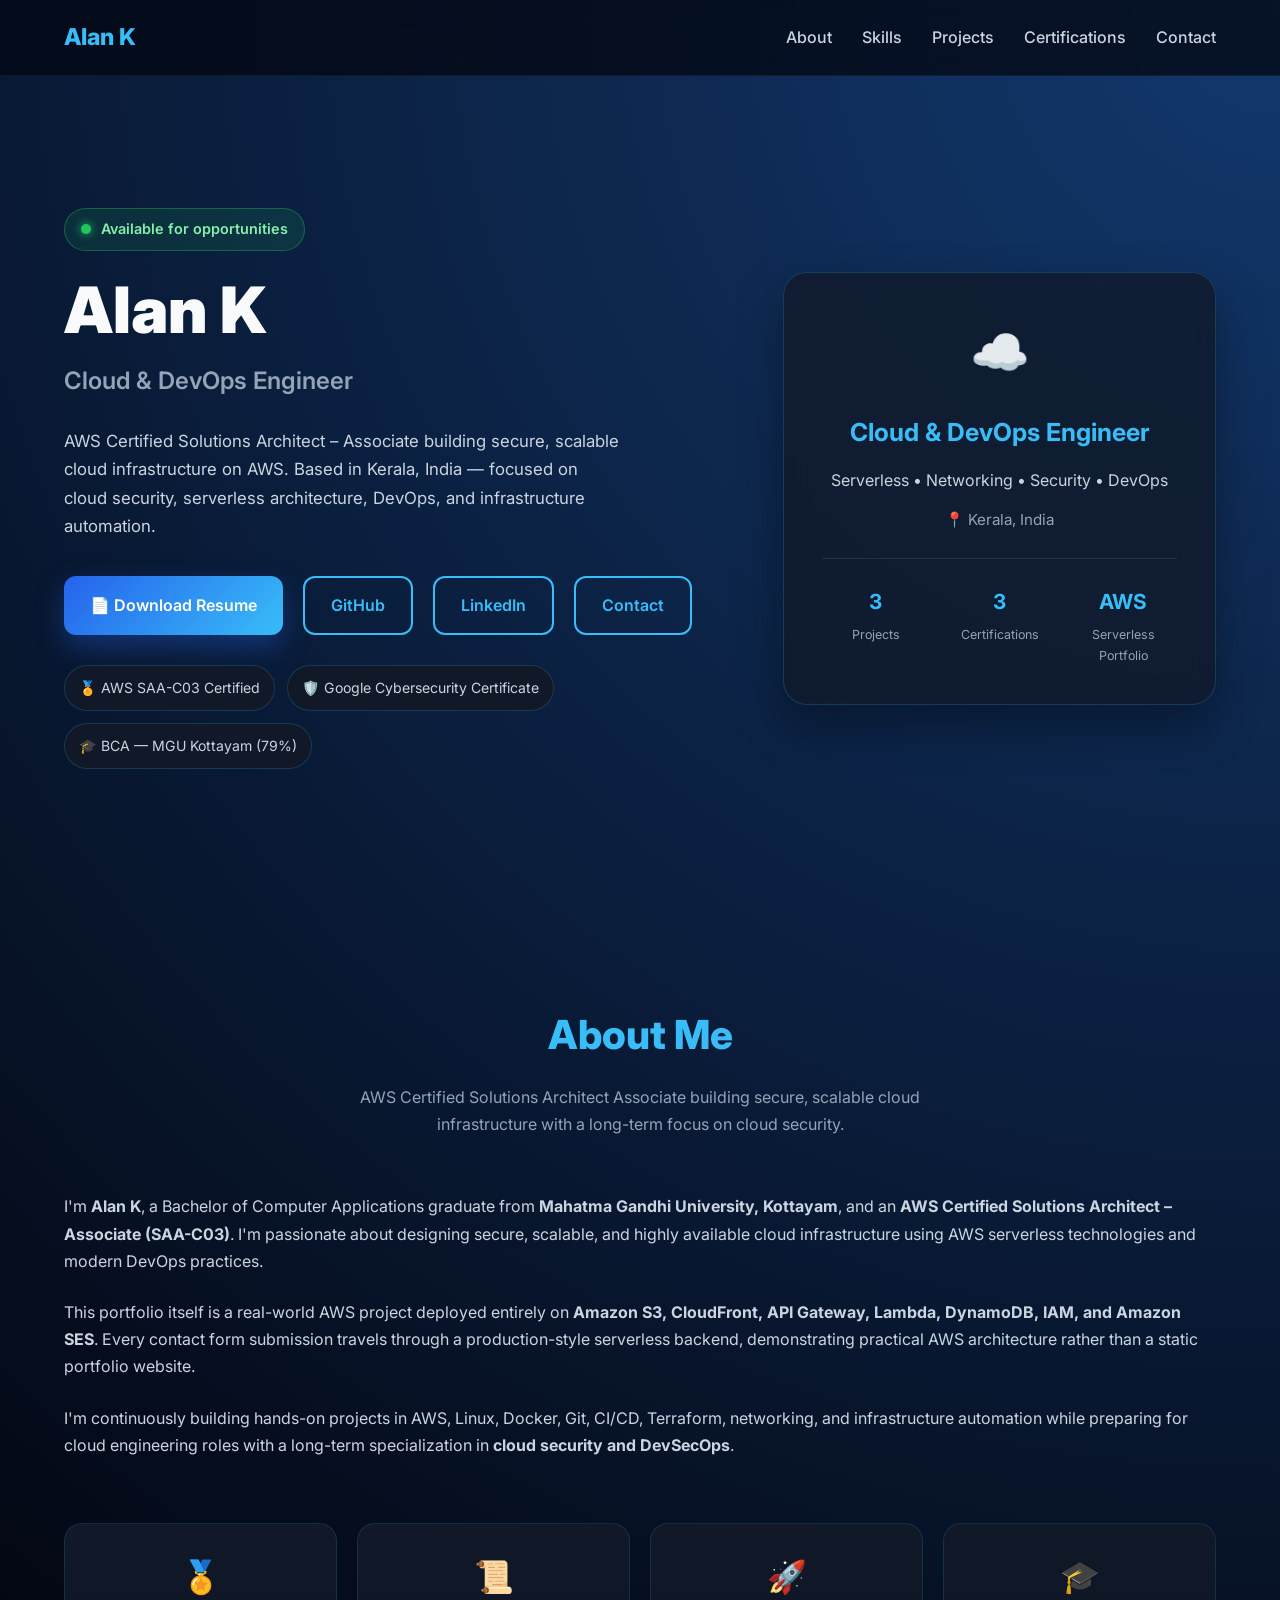
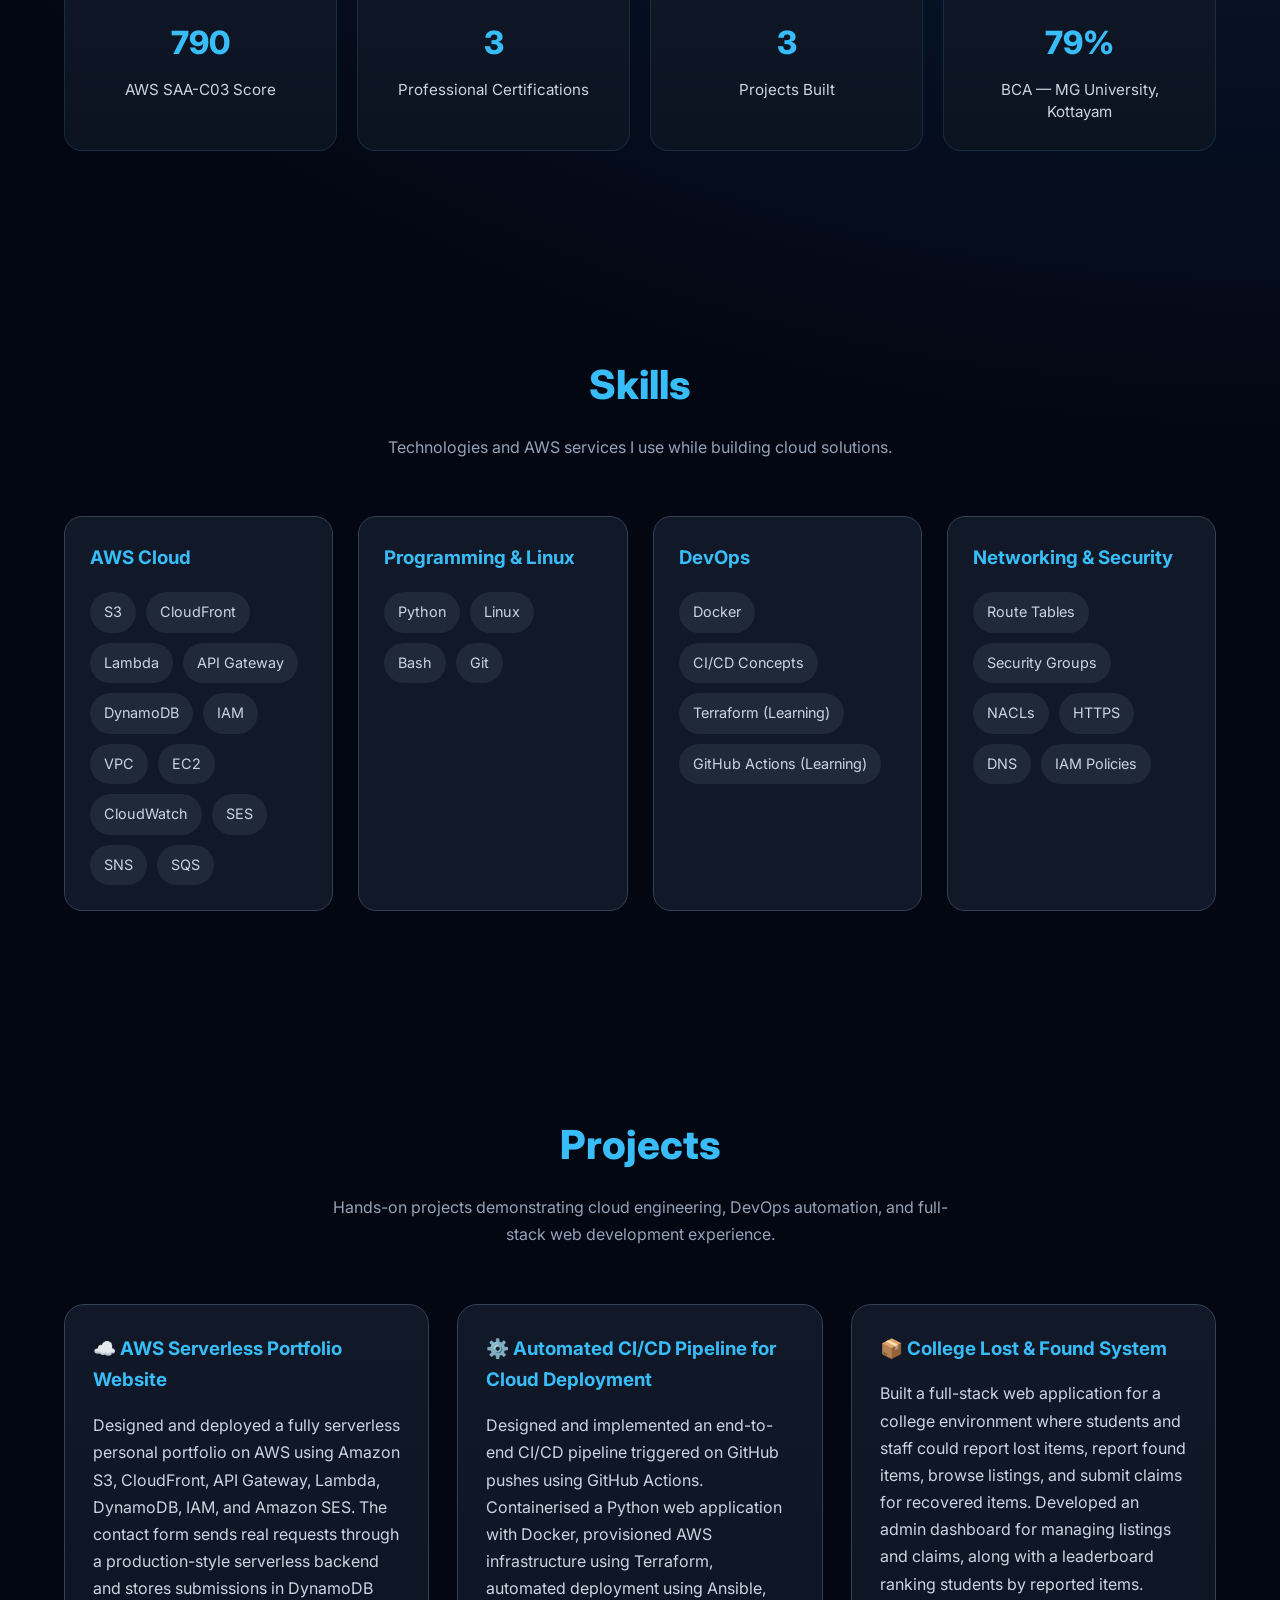
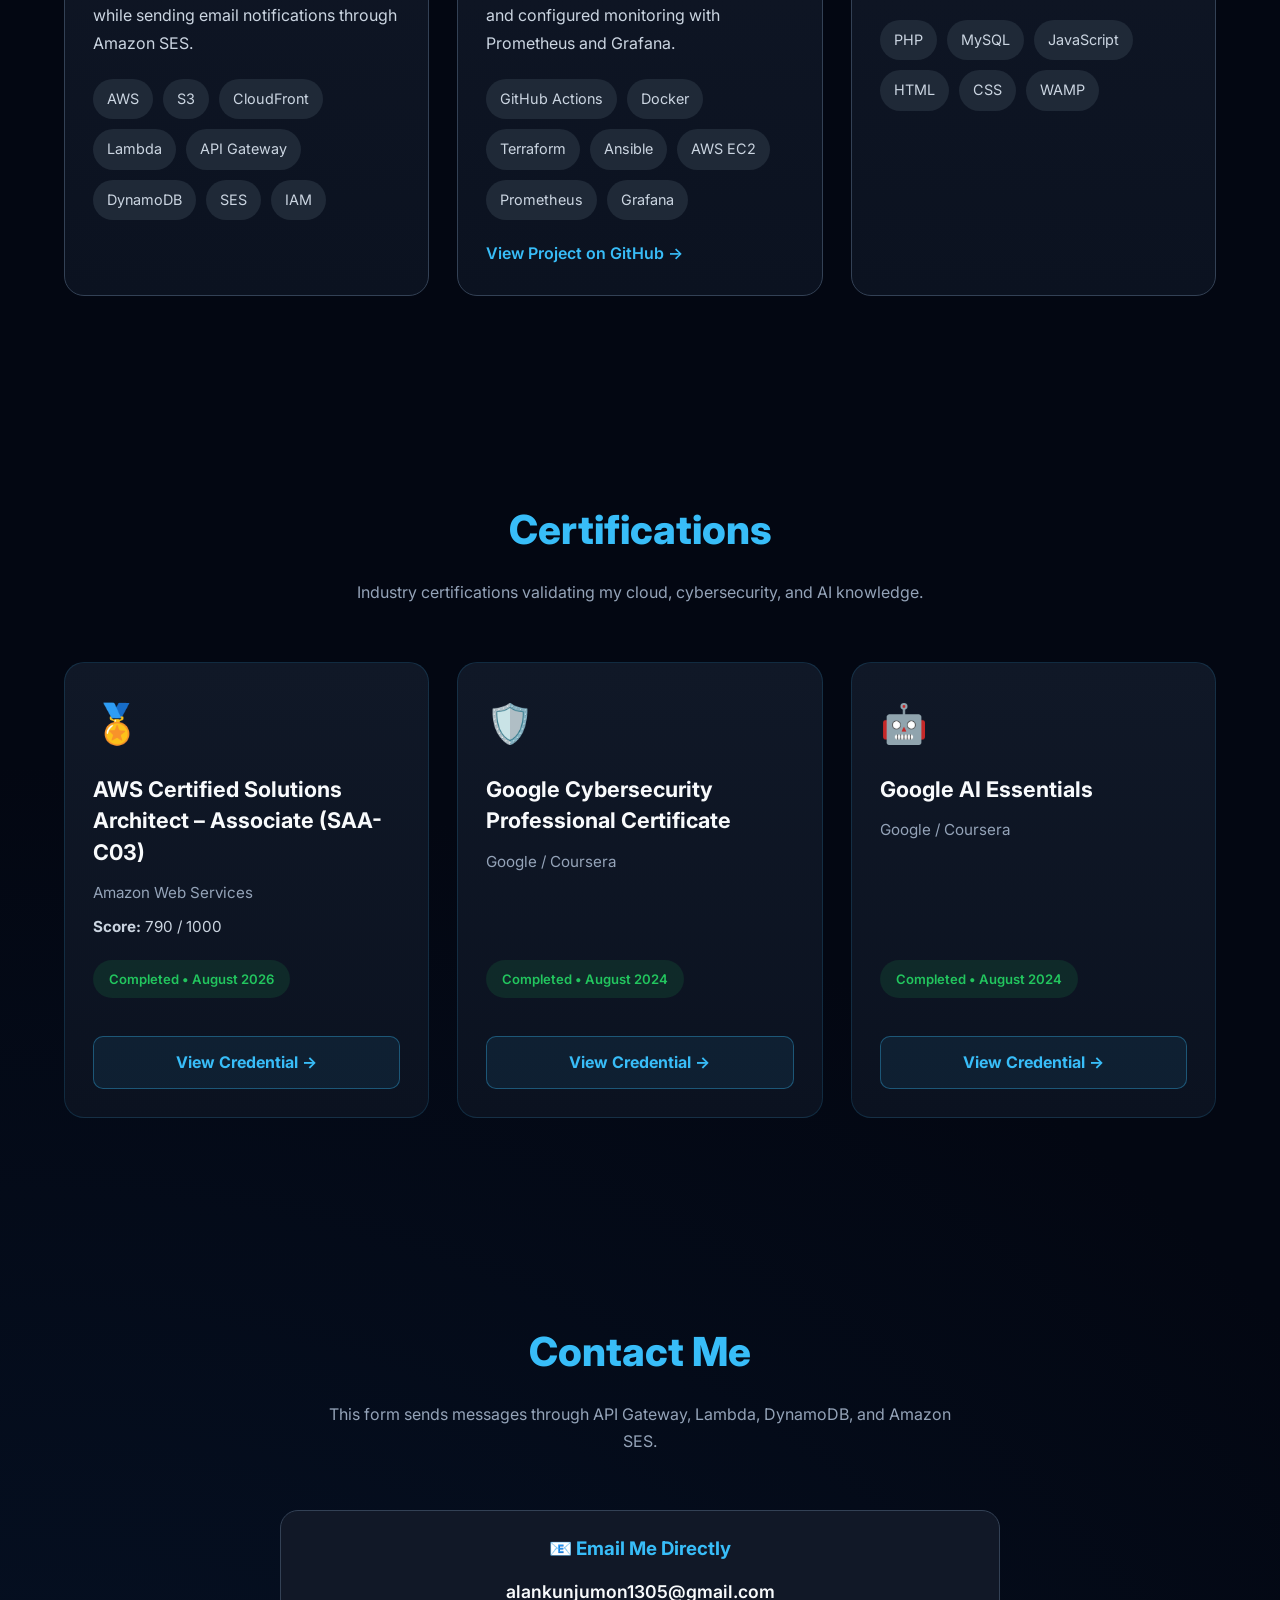
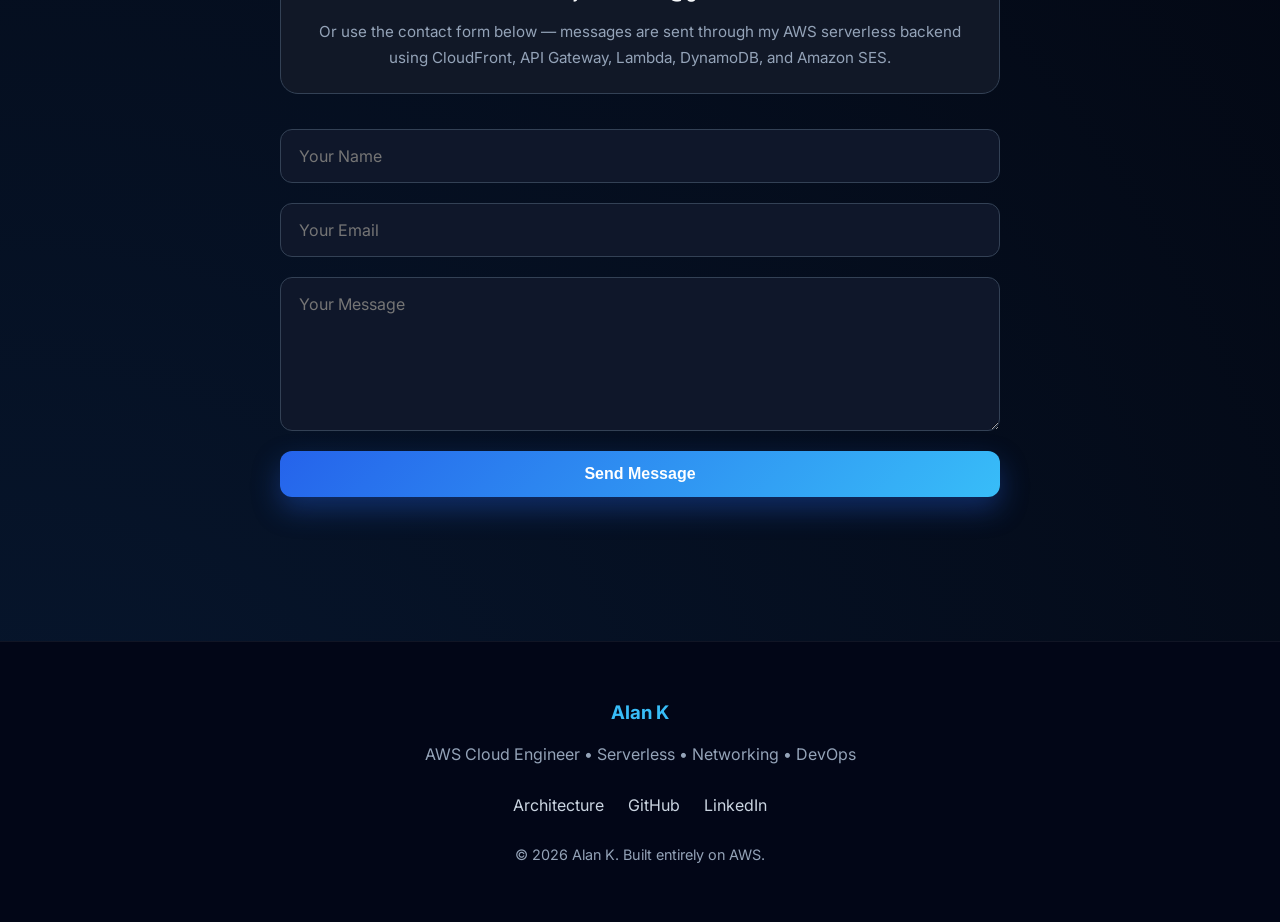
<file: aws-portfolio/index.html>
<!DOCTYPE html>
<html lang="en">
<head>
    <meta charset="UTF-8">
    <meta name="viewport" content="width=device-width, initial-scale=1.0">

    <title>Alan K | AWS Cloud Engineer</title>

    <meta name="description"
          content="AWS Cloud Engineer portfolio built entirely on AWS using S3, CloudFront, API Gateway, Lambda, DynamoDB and SES.">

    <!-- Google Font -->
    <link rel="preconnect" href="https://fonts.googleapis.com">
    <link rel="preconnect" href="https://fonts.gstatic.com" crossorigin>

    <link href="https://fonts.googleapis.com/css2?family=Inter:wght@300;400;500;600;700;800&display=swap"
          rel="stylesheet">

    <!-- Main Stylesheet -->
    <link rel="stylesheet" href="css/style.css">
</head>

<body>

<!-- ================= NAVBAR ================= -->

<header class="header">

    <nav class="navbar container">

        <a href="#hero" class="logo">
            Alan K
        </a>

        <ul class="nav-links">

            <li><a href="#about">About</a></li>

            <li><a href="#skills">Skills</a></li>

            <li><a href="#projects">Projects</a></li>

            <li><a href="#certifications">Certifications</a></li>

            <li><a href="#contact">Contact</a></li>

        </ul>

    </nav>

</header>

<!-- ================= HERO ================= -->

<!-- ================= HERO ================= -->

<section id="hero" class="hero">

    <div class="container hero-container">

        <!-- Left Side -->

        <div class="hero-text">

            <div class="hero-status">
                <span class="status-dot"></span>
                Available for opportunities
            </div>

            <h1>Alan K</h1>

            <h2>Cloud & DevOps Engineer</h2>

            <p class="hero-description">
                AWS Certified Solutions Architect – Associate building secure,
                scalable cloud infrastructure on AWS. Based in Kerala, India —
                focused on cloud security, serverless architecture, DevOps, and
                infrastructure automation.
            </p>

            <div class="hero-buttons">

                <!-- Resume (works after Part 4 upload) -->
                <a href="assets/Alan_K_Resume.pdf"
                   download
                   class="btn btn-primary">
                    📄 Download Resume
                </a>

                <!-- GitHub -->
                <a href="https://github.com/alankunjumon"
                   class="btn btn-outline"
                   id="githubBtn">
                    GitHub
                </a>

                <!-- LinkedIn -->
                <a href="https://www.linkedin.com/in/alan-kunjumon/"
                   class="btn btn-outline"
                   id="linkedinBtn">
                    LinkedIn
                </a>

                <!-- Contact -->
                <a href="#contact"
                   class="btn btn-outline">
                    Contact
                </a>

            </div>

            <div class="hero-badges">

                <span class="hero-badge">
                    🏅 AWS SAA-C03 Certified
                </span>

                <span class="hero-badge">
                    🛡️ Google Cybersecurity Certificate
                </span>

                <span class="hero-badge">
                    🎓 BCA — MGU Kottayam (79%)
                </span>

            </div>

        </div>

        <!-- Right Side -->

        <div class="hero-card">

            <div class="profile-card">

                <div class="profile-icon">☁️</div>

                <h3>Cloud & DevOps Engineer</h3>

                <p>Serverless • Networking • Security • DevOps</p>

                <span class="location">📍 Kerala, India</span>

                <hr class="profile-divider">

                <div class="profile-highlights">

                    <div>
                        <strong>3</strong>
                        <span>Projects</span>
                    </div>

                    <div>
                        <strong>3</strong>
                        <span>Certifications</span>
                    </div>

                    <div>
                        <strong>AWS</strong>
                        <span>Serverless Portfolio</span>
                    </div>

                </div>

            </div>

        </div>

    </div>

</section>

<!-- ================= ABOUT ================= -->

<!-- ================= ABOUT ================= -->

<!-- ================= ABOUT ================= -->

<section id="about" class="section">

    <div class="container">

        <div class="section-title">

            <h2>About Me</h2>

            <p>
                AWS Certified Solutions Architect Associate building secure, scalable cloud infrastructure with a long-term focus on cloud security.
            </p>

        </div>

        <div class="about-content">

            <!-- About Text -->

            <div class="about-text">

                <p>
                    I'm <strong>Alan K</strong>, a Bachelor of Computer Applications graduate from
                    <strong>Mahatma Gandhi University, Kottayam</strong>, and an
                    <strong>AWS Certified Solutions Architect – Associate (SAA-C03)</strong>.
                    I'm passionate about designing secure, scalable, and highly available cloud infrastructure
                    using AWS serverless technologies and modern DevOps practices.
                </p>

                <p>
                    This portfolio itself is a real-world AWS project deployed entirely on
                    <strong>Amazon S3, CloudFront, API Gateway, Lambda, DynamoDB, IAM, and Amazon SES</strong>.
                    Every contact form submission travels through a production-style serverless backend,
                    demonstrating practical AWS architecture rather than a static portfolio website.
                </p>

                <p>
                    I'm continuously building hands-on projects in AWS, Linux, Docker, Git, CI/CD,
                    Terraform, networking, and infrastructure automation while preparing for cloud
                    engineering roles with a long-term specialization in
                    <strong>cloud security and DevSecOps</strong>.
                </p>

            </div>

            <!-- Achievement Cards -->

            <div class="about-cards">

                <div class="stat-card">
                    <span class="stat-icon">🏅</span>
                    <h3>790</h3>
                    <p>AWS SAA-C03 Score</p>
                </div>

                <div class="stat-card">
                    <span class="stat-icon">📜</span>
                    <h3>3</h3>
                    <p>Professional Certifications</p>
                </div>

                <div class="stat-card">
                    <span class="stat-icon">🚀</span>
                    <h3>3</h3>
                    <p>Projects Built</p>
                </div>

                <div class="stat-card">
                    <span class="stat-icon">🎓</span>
                    <h3>79%</h3>
                    <p>BCA — MG University, Kottayam</p>
                </div>

            </div>

        </div>

    </div>

</section>

<!-- ================= SKILLS ================= -->

<section id="skills" class="section">

    <div class="container">

        <div class="section-title">

            <h2>Skills</h2>

            <p>
                Technologies and AWS services I use while building cloud solutions.
            </p>

        </div>

        <div class="skills-grid">

            <div class="skill-card">

                <h3>AWS Cloud</h3>

                <div class="tags">
                    <span>S3</span>
                    <span>CloudFront</span>
                    <span>Lambda</span>
                    <span>API Gateway</span>
                    <span>DynamoDB</span>
                    <span>IAM</span>
                    <span>VPC</span>
                    <span>EC2</span>
                    <span>CloudWatch</span>
                    <span>SES</span>
                    <span>SNS</span>
                    <span>SQS</span>
                </div>

            </div>

            <div class="skill-card">

                <h3>Programming & Linux</h3>

                <div class="tags">
                    <span>Python</span>
                    <span>Linux</span>
                    <span>Bash</span>
                    <span>Git</span>
                </div>

            </div>

            <div class="skill-card">

                <h3>DevOps</h3>

                <div class="tags">
                    <span>Docker</span>
                    <span>CI/CD Concepts</span>
                    <span>Terraform (Learning)</span>
                    <span>GitHub Actions (Learning)</span>
                </div>

            </div>

            <div class="skill-card">

                <h3>Networking & Security</h3>

                <div class="tags">
                    <span>Route Tables</span>
                    <span>Security Groups</span>
                    <span>NACLs</span>
                    <span>HTTPS</span>
                    <span>DNS</span>
                    <span>IAM Policies</span>
                </div>

            </div>

        </div>

    </div>

</section>

<!-- ================= PROJECTS ================= -->

<section id="projects" class="section">

    <div class="container">

        <div class="section-title">

            <h2>Projects</h2>

            <p>
                Hands-on projects demonstrating cloud engineering, DevOps automation, and full-stack web development experience.
            </p>

        </div>

        <div class="projects-grid">

            <!-- Project 1 -->

            <div class="project-card">

                <h3>☁️ AWS Serverless Portfolio Website</h3>

                <p>
                    Designed and deployed a fully serverless personal portfolio on AWS using Amazon S3, CloudFront, API Gateway, Lambda, DynamoDB, IAM, and Amazon SES. The contact form sends real requests through a production-style serverless backend and stores submissions in DynamoDB while sending email notifications through Amazon SES.
                </p>

                <div class="tags">
                    <span>AWS</span>
                    <span>S3</span>
                    <span>CloudFront</span>
                    <span>Lambda</span>
                    <span>API Gateway</span>
                    <span>DynamoDB</span>
                    <span>SES</span>
                    <span>IAM</span>
                </div>

            </div>

            <!-- Project 2 -->

            <div class="project-card">

                <h3>⚙️ Automated CI/CD Pipeline for Cloud Deployment</h3>

                <p>
                    Designed and implemented an end-to-end CI/CD pipeline triggered on GitHub pushes using GitHub Actions. Containerised a Python web application with Docker, provisioned AWS infrastructure using Terraform, automated deployment using Ansible, and configured monitoring with Prometheus and Grafana.
                </p>

                <div class="tags">
                    <span>GitHub Actions</span>
                    <span>Docker</span>
                    <span>Terraform</span>
                    <span>Ansible</span>
                    <span>AWS EC2</span>
                    <span>Prometheus</span>
                    <span>Grafana</span>
                </div>

                <a href="https://github.com/alankunjumon/py-deploy"
                   target="_blank"
                   class="project-link">
                    View Project on GitHub →
                </a>

            </div>

            <!-- Project 3 -->

            <div class="project-card">

                <h3>📦 College Lost & Found System</h3>

                <p>
                    Built a full-stack web application for a college environment where students and staff could report lost items, report found items, browse listings, and submit claims for recovered items. Developed an admin dashboard for managing listings and claims, along with a leaderboard ranking students by reported items.
                </p>

                <div class="tags">
                    <span>PHP</span>
                    <span>MySQL</span>
                    <span>JavaScript</span>
                    <span>HTML</span>
                    <span>CSS</span>
                    <span>WAMP</span>
                </div>

            </div>

        </div>

    </div>

</section>

<!-- ================= CERTIFICATIONS ================= -->

<!-- ================= CERTIFICATIONS ================= -->

<section id="certifications" class="section">

    <div class="container">

        <div class="section-title">

            <h2>Certifications</h2>

            <p>
                Industry certifications validating my cloud, cybersecurity, and AI knowledge.
            </p>

        </div>

        <div class="certifications-grid">

            <!-- AWS SAA -->

            <div class="cert-card">

                <div class="cert-icon">🏅</div>

                <h3>AWS Certified Solutions Architect – Associate (SAA-C03)</h3>

                <p class="cert-issuer">Amazon Web Services</p>

                <p class="cert-score">
    <strong>Score:</strong> 790 / 1000
</p>

                <span class="cert-status">Completed • August 2026</span>

<a href="https://www.credly.com/badges/77fdb130-2349-4d7c-83dc-2d1defbf5426/public_url"
   target="_blank"
   class="cert-button">
    View Credential →
</a>

            </div>

            <!-- Google Cybersecurity -->

            <div class="cert-card">

                <div class="cert-icon">🛡️</div>

                <h3>Google Cybersecurity Professional Certificate</h3>

                <p class="cert-issuer">Google / Coursera</p>

                <span class="cert-status">Completed • August 2024</span>

<a href="https://coursera.org/verify/professional-cert/TIONEO8VKS63"
   target="_blank"
   class="cert-button">
    View Credential →
</a>

            </div>

            <!-- Google AI Essentials -->

            <div class="cert-card">

                <div class="cert-icon">🤖</div>

                <h3>Google AI Essentials</h3>

                <p class="cert-issuer">Google / Coursera</p>

                <span class="cert-status">Completed • August 2024</span>

<a href="https://coursera.org/verify/OM10SKND22OX"
   target="_blank"
   class="cert-button">
    View Credential →
</a>

            </div>

        </div>

    </div>

</section>

<!-- ================= CONTACT ================= -->

<section id="contact" class="section">

    <div class="container">

        <div class="section-title">

            <h2>Contact Me</h2>

            <p>
                This form sends messages through API Gateway, Lambda, DynamoDB, and Amazon SES.
            </p>

        </div>
<!-- Direct Email -->

<div class="contact-email-card">

    <h3>📧 Email Me Directly</h3>

    <a href="mailto:alankunjumon1305@gmail.com">
        alankunjumon1305@gmail.com
    </a>

    <p>
        Or use the contact form below — messages are sent through my AWS serverless backend using
        CloudFront, API Gateway, Lambda, DynamoDB, and Amazon SES.
    </p>

</div>

<!-- AWS Contact Form -->

<form id="contactForm" class="contact-form">
        <form id="contactForm" class="contact-form">

            <input
                type="text"
                id="name"
                placeholder="Your Name"
                required>

            <input
                type="email"
                id="email"
                placeholder="Your Email"
                required>

            <textarea
                id="message"
                rows="6"
                placeholder="Your Message"
                required></textarea>

            <button type="submit" class="btn btn-primary" id="submitBtn">
                Send Message
            </button>

            <p id="formStatus"></p>

        </form>

    </div>

</section>

<!-- ================= FOOTER ================= -->

<footer class="footer">

    <div class="container footer-content">

        <h3>Alan K</h3>

        <p>AWS Cloud Engineer • Serverless • Networking • DevOps</p>

        <div class="footer-links">
    <a href="architecture.html">Architecture</a>

    <a href="https://github.com/alankunjumon"
       target="_blank"
       rel="noopener noreferrer">
        GitHub
    </a>

    <a href="https://www.linkedin.com/in/alan-kunjumon/"
       target="_blank"
       rel="noopener noreferrer">
        LinkedIn
    </a>
</div>

        <p class="copyright">
            © 2026 Alan K. Built entirely on AWS.
        </p>

    </div>

</footer>

<!-- ================= JAVASCRIPT ================= -->

<script src="js/app.js"></script>

</body>
</html>
</file>
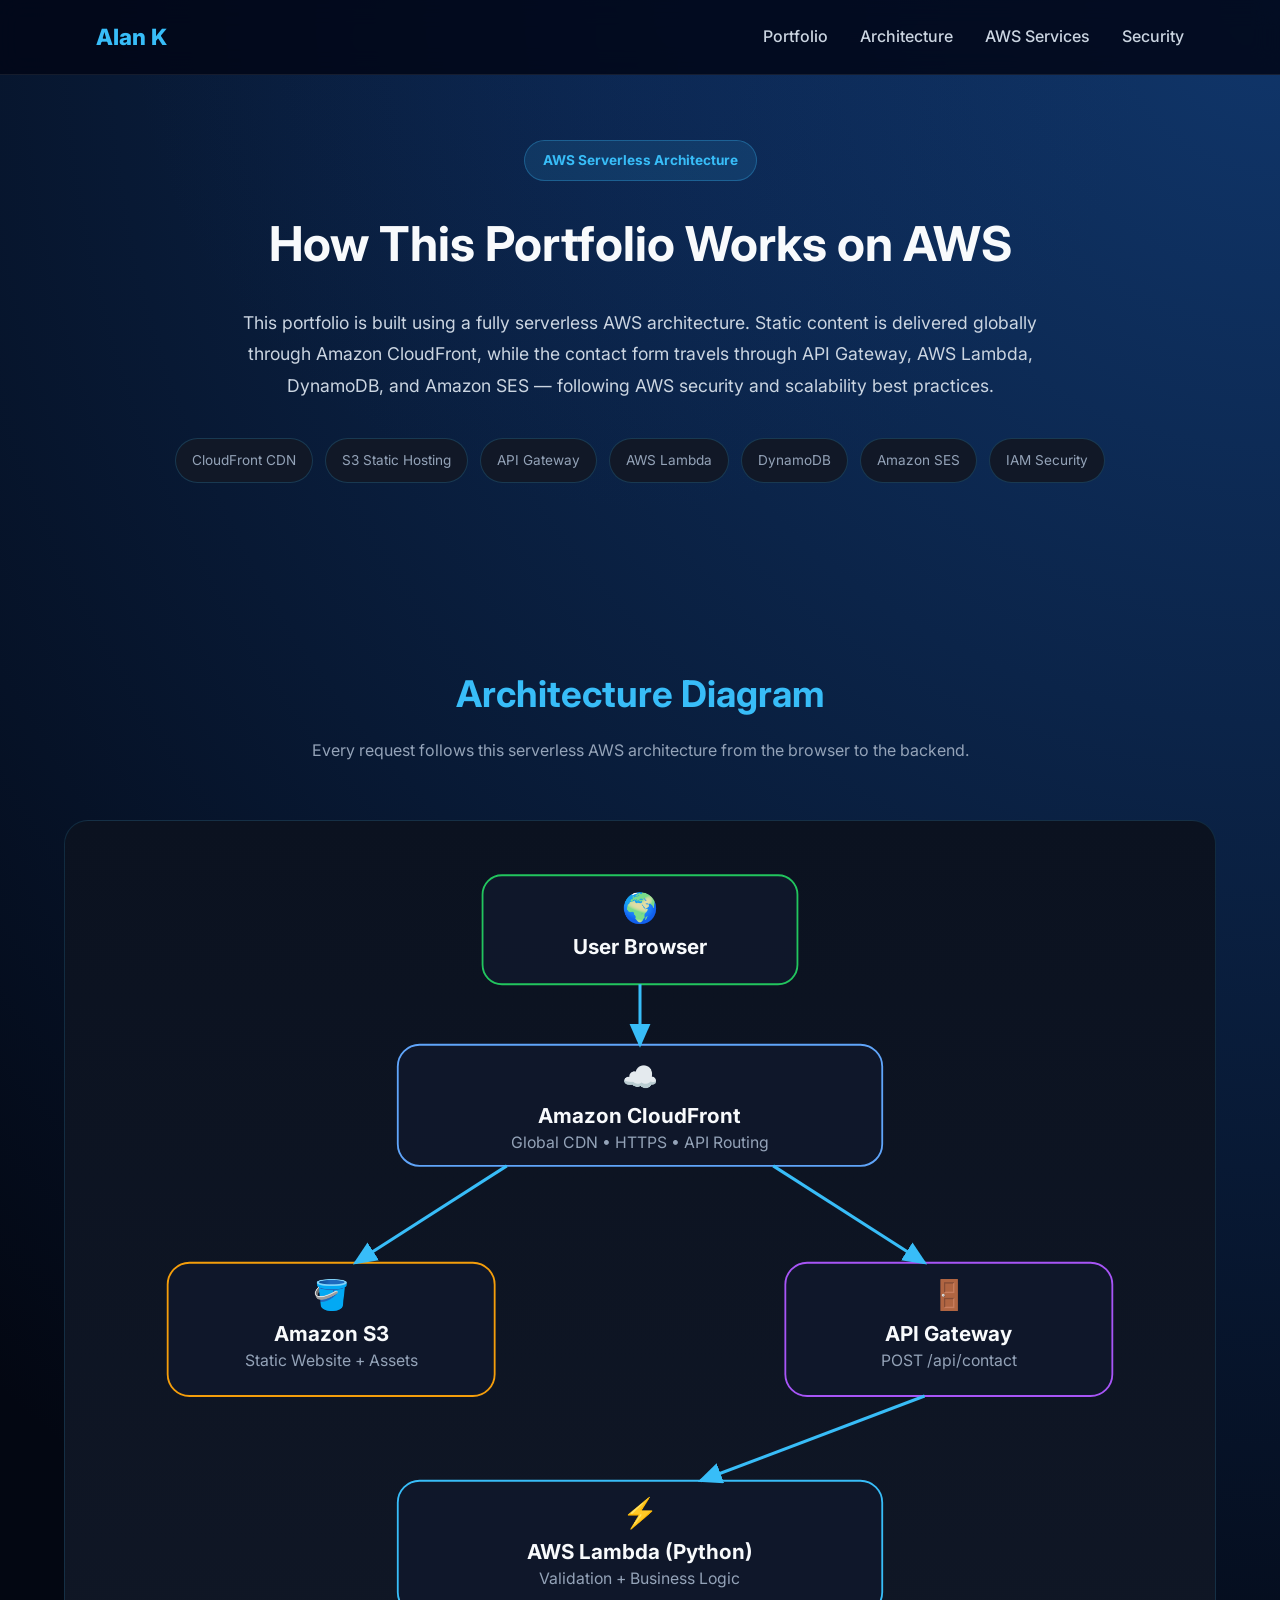
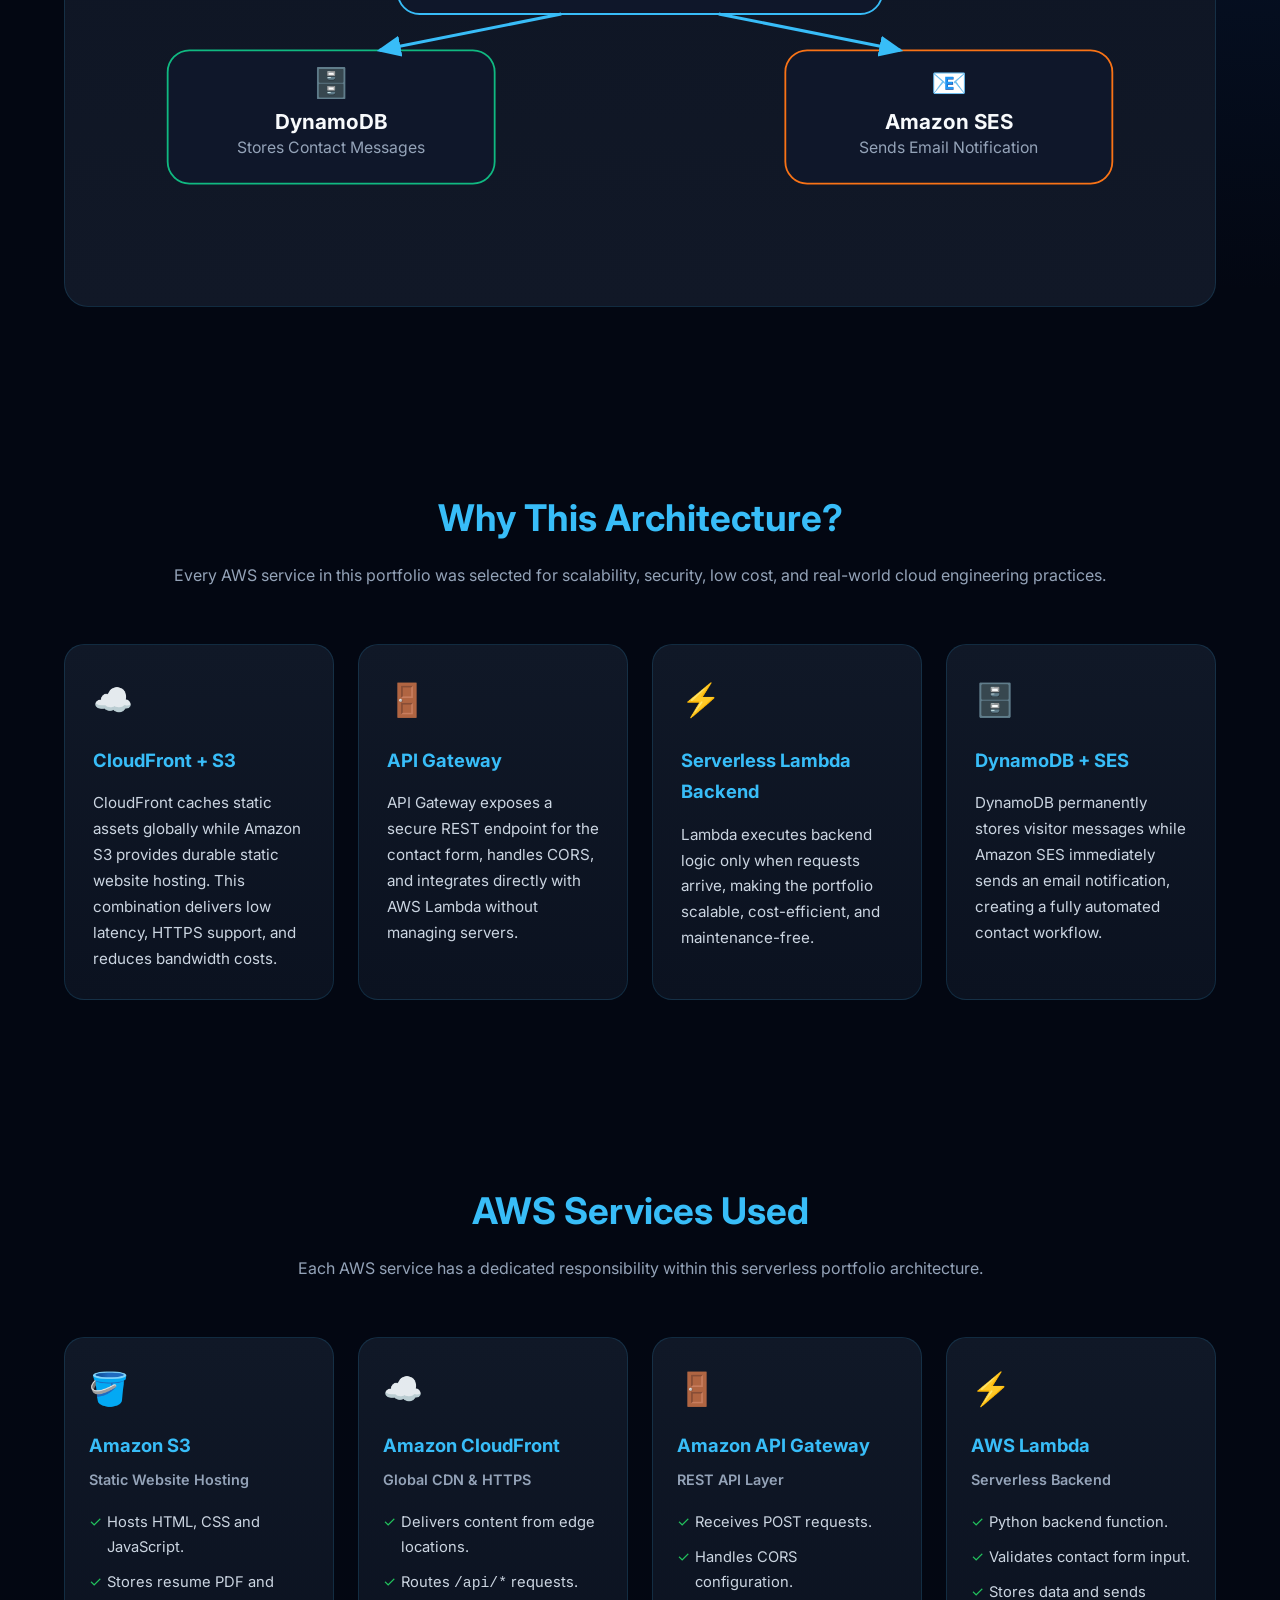
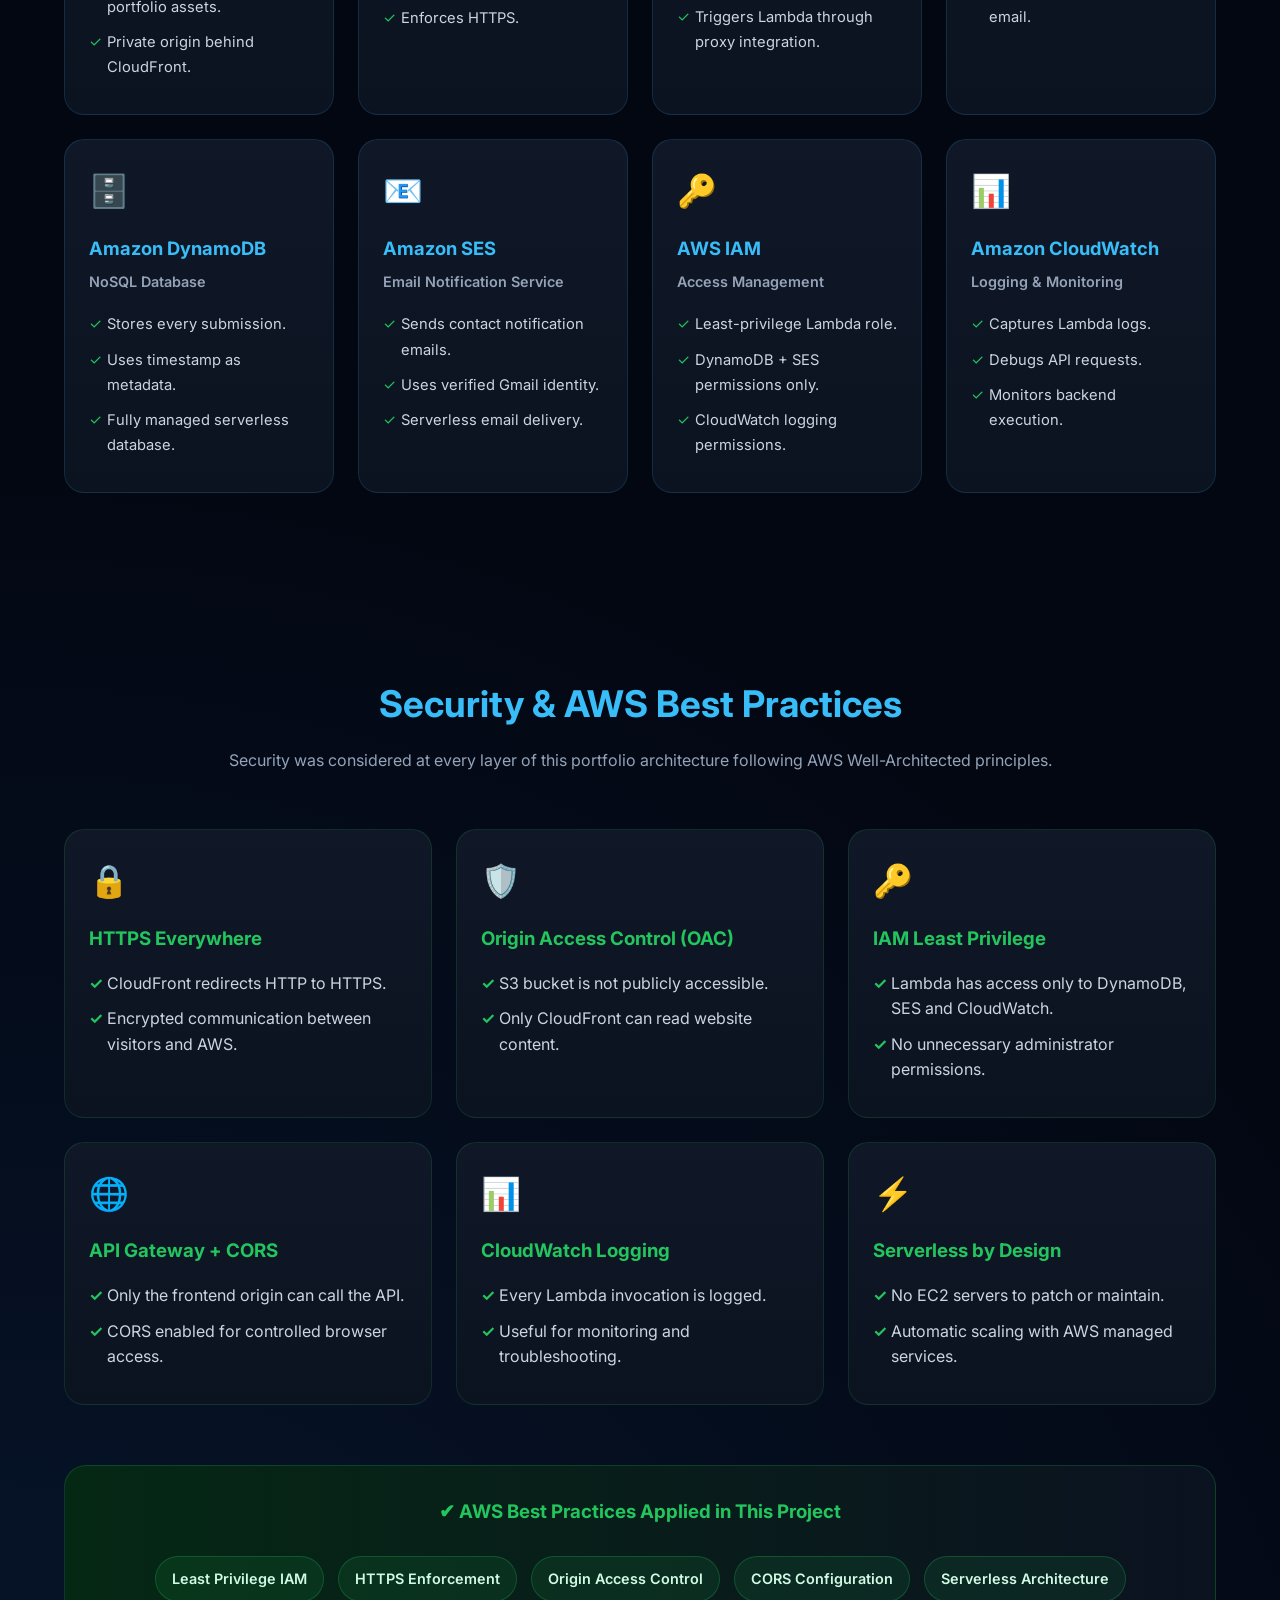
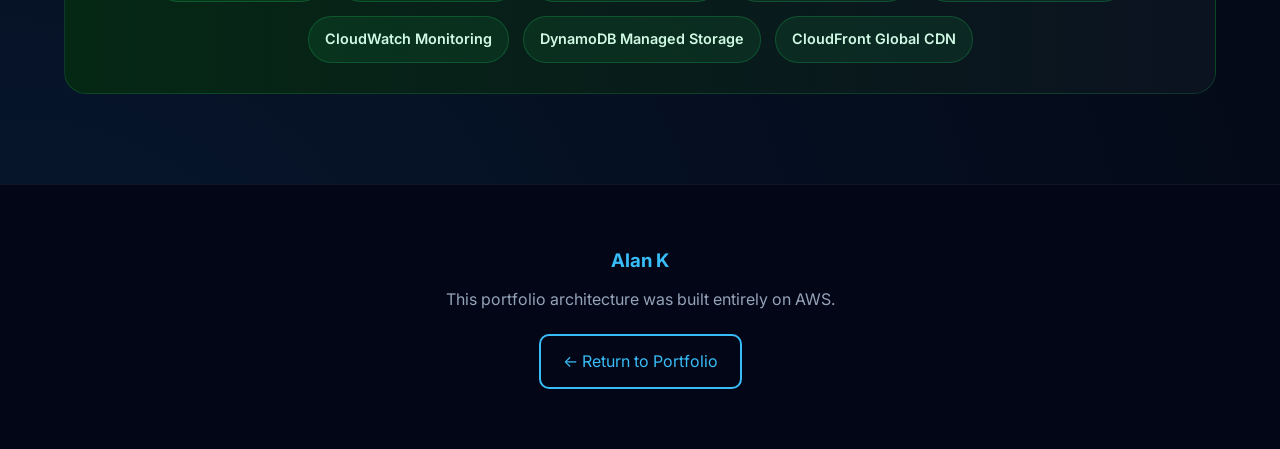
<file: aws-portfolio/architecture.html>
<!DOCTYPE html>
<html lang="en">
<head>
    <meta charset="UTF-8">
    <meta name="viewport" content="width=device-width, initial-scale=1.0">

    <title>Alan K | AWS Portfolio Architecture</title>

    <link rel="preconnect" href="https://fonts.googleapis.com">
    <link rel="preconnect" href="https://fonts.gstatic.com" crossorigin>

    <link href="https://fonts.googleapis.com/css2?family=Inter:wght@300;400;500;600;700;800&display=swap"
          rel="stylesheet">

    <link rel="stylesheet" href="css/architecture.css">
</head>

<body>

    <!-- ================= NAVBAR ================= -->

    <header class="navbar">

        <div class="container nav-container">

            <a href="index.html" class="logo">Alan K</a>

            <nav class="nav-links">
                <a href="index.html">Portfolio</a>
                <a href="#diagram">Architecture</a>
                <a href="#services">AWS Services</a>
                <a href="#security">Security</a>
            </nav>

        </div>

    </header>

    <!-- ================= HERO ================= -->

    <section class="architecture-hero">

        <div class="container">

            <span class="architecture-badge">
                AWS Serverless Architecture
            </span>

            <h1>How This Portfolio Works on AWS</h1>

            <p>
                This portfolio is built using a fully serverless AWS architecture. Static content is delivered globally through Amazon CloudFront, while the contact form travels through API Gateway, AWS Lambda, DynamoDB, and Amazon SES — following AWS security and scalability best practices.
            </p>

            <div class="architecture-tags">
                <span>CloudFront CDN</span>
                <span>S3 Static Hosting</span>
                <span>API Gateway</span>
                <span>AWS Lambda</span>
                <span>DynamoDB</span>
                <span>Amazon SES</span>
                <span>IAM Security</span>
            </div>

        </div>

    </section>

    <!-- ================= REQUEST FLOW ================= -->

    <!-- ================= AWS ARCHITECTURE DIAGRAM ================= -->

<section id="diagram" class="section">

    <div class="container">

        <div class="section-title">
            <h2>Architecture Diagram</h2>

            <p>
                Every request follows this serverless AWS architecture from the browser to the backend.
            </p>
        </div>

        <div class="diagram-container">

            <svg viewBox="0 0 900 840" class="architecture-diagram">

                <!-- Arrow Marker -->
                <defs>
                    <marker id="arrowhead"
                            markerWidth="8"
                            markerHeight="8"
                            refX="7"
                            refY="3.5"
                            orient="auto">
                        <polygon points="0 0, 8 3.5, 0 7" fill="#38BDF8"/>
                    </marker>
                </defs>

                <!-- USER -->
                <rect x="320" y="20" width="260" height="90" rx="16" class="box user"/>
                <text x="450" y="55" text-anchor="middle" class="emoji">🌍</text>
                <text x="450" y="85" text-anchor="middle" class="label">User Browser</text>

                <!-- CloudFront -->
                <rect x="250" y="160" width="400" height="100" rx="18" class="box cloudfront"/>
                <text x="450" y="195" text-anchor="middle" class="emoji">☁️</text>
                <text x="450" y="225" text-anchor="middle" class="label">
                    Amazon CloudFront
                </text>
                <text x="450" y="245" text-anchor="middle" class="small">
                    Global CDN • HTTPS • API Routing
                </text>

                <!-- S3 -->
                <rect x="60" y="340" width="270" height="110" rx="18" class="box s3"/>
                <text x="195" y="375" text-anchor="middle" class="emoji">🪣</text>
                <text x="195" y="405" text-anchor="middle" class="label">
                    Amazon S3
                </text>
                <text x="195" y="425" text-anchor="middle" class="small">
                    Static Website + Assets
                </text>

                <!-- API Gateway -->
                <rect x="570" y="340" width="270" height="110" rx="18" class="box api"/>
                <text x="705" y="375" text-anchor="middle" class="emoji">🚪</text>
                <text x="705" y="405" text-anchor="middle" class="label">
                    API Gateway
                </text>
                <text x="705" y="425" text-anchor="middle" class="small">
                    POST /api/contact
                </text>

                <!-- Lambda -->
                <rect x="250" y="520" width="400" height="110" rx="18" class="box lambda"/>
                <text x="450" y="555" text-anchor="middle" class="emoji">⚡</text>
                <text x="450" y="585" text-anchor="middle" class="label">
                    AWS Lambda (Python)
                </text>
                <text x="450" y="605" text-anchor="middle" class="small">
                    Validation + Business Logic
                </text>

                <!-- DynamoDB -->
                <rect x="60" y="660" width="270" height="110" rx="18" class="box dynamo"/>
                <text x="195" y="695" text-anchor="middle" class="emoji">🗄️</text>
                <text x="195" y="725" text-anchor="middle" class="label">
                    DynamoDB
                </text>
                <text x="195" y="745" text-anchor="middle" class="small">
                    Stores Contact Messages
                </text>

                <!-- SES -->
                <rect x="570" y="660" width="270" height="110" rx="18" class="box ses"/>
                <text x="705" y="695" text-anchor="middle" class="emoji">📧</text>
                <text x="705" y="725" text-anchor="middle" class="label">
                    Amazon SES
                </text>
                <text x="705" y="745" text-anchor="middle" class="small">
                    Sends Email Notification
                </text>

                <!-- CONNECTIONS -->

                <!-- User -> CloudFront -->
                <line x1="450" y1="110" x2="450" y2="160" class="arrow-line"/>

                <!-- CloudFront -> S3 -->
                <line x1="340" y1="260" x2="215" y2="340" class="arrow-line"/>

                <!-- CloudFront -> API Gateway -->
                <line x1="560" y1="260" x2="685" y2="340" class="arrow-line"/>

                <!-- API Gateway -> Lambda -->
                <line x1="685" y1="450" x2="500" y2="520" class="arrow-line"/>

                <!-- Lambda -> DynamoDB -->
                <line x1="385" y1="630" x2="235" y2="660" class="arrow-line"/>

                <!-- Lambda -> SES -->
                <line x1="515" y1="630" x2="665" y2="660" class="arrow-line"/>

            </svg>

        </div>

    </div>

</section>

<!-- ================= ARCHITECTURE DECISIONS ================= -->

<section class="section architecture-decisions">

    <div class="container">

        <div class="section-title">

            <h2>Why This Architecture?</h2>

            <p>
                Every AWS service in this portfolio was selected for scalability, security, low cost, and real-world cloud engineering practices.
            </p>

        </div>

        <div class="decision-grid">

            <div class="decision-card">
                <div class="decision-icon">☁️</div>
                <h3>CloudFront + S3</h3>
                <p>
                    CloudFront caches static assets globally while Amazon S3 provides durable static website hosting.
                    This combination delivers low latency, HTTPS support, and reduces bandwidth costs.
                </p>
            </div>

            <div class="decision-card">
                <div class="decision-icon">🚪</div>
                <h3>API Gateway</h3>
                <p>
                    API Gateway exposes a secure REST endpoint for the contact form, handles CORS, and integrates
                    directly with AWS Lambda without managing servers.
                </p>
            </div>

            <div class="decision-card">
                <div class="decision-icon">⚡</div>
                <h3>Serverless Lambda Backend</h3>
                <p>
                    Lambda executes backend logic only when requests arrive, making the portfolio scalable,
                    cost-efficient, and maintenance-free.
                </p>
            </div>

            <div class="decision-card">
                <div class="decision-icon">🗄️</div>
                <h3>DynamoDB + SES</h3>
                <p>
                    DynamoDB permanently stores visitor messages while Amazon SES immediately sends an email notification,
                    creating a fully automated contact workflow.
                </p>
            </div>

        </div>

    </div>

</section>

<!-- ================= AWS SERVICES ================= -->

<section id="services" class="section">

    <div class="container">

        <div class="section-title">

            <h2>AWS Services Used</h2>

            <p>
                Each AWS service has a dedicated responsibility within this serverless portfolio architecture.
            </p>

        </div>

        <div class="services-grid">

            <div class="service-info">
                <div class="service-icon">🪣</div>
                <h3>Amazon S3</h3>
                <p class="service-role">Static Website Hosting</p>

                <ul>
                    <li>Hosts HTML, CSS and JavaScript.</li>
                    <li>Stores resume PDF and portfolio assets.</li>
                    <li>Private origin behind CloudFront.</li>
                </ul>
            </div>

            <div class="service-info">
                <div class="service-icon">☁️</div>
                <h3>Amazon CloudFront</h3>
                <p class="service-role">Global CDN & HTTPS</p>

                <ul>
                    <li>Delivers content from edge locations.</li>
                    <li>Routes <code>/api/*</code> requests.</li>
                    <li>Enforces HTTPS.</li>
                </ul>
            </div>

            <div class="service-info">
                <div class="service-icon">🚪</div>
                <h3>Amazon API Gateway</h3>
                <p class="service-role">REST API Layer</p>

                <ul>
                    <li>Receives POST requests.</li>
                    <li>Handles CORS configuration.</li>
                    <li>Triggers Lambda through proxy integration.</li>
                </ul>
            </div>

            <div class="service-info">
                <div class="service-icon">⚡</div>
                <h3>AWS Lambda</h3>
                <p class="service-role">Serverless Backend</p>

                <ul>
                    <li>Python backend function.</li>
                    <li>Validates contact form input.</li>
                    <li>Stores data and sends email.</li>
                </ul>
            </div>

            <div class="service-info">
                <div class="service-icon">🗄️</div>
                <h3>Amazon DynamoDB</h3>
                <p class="service-role">NoSQL Database</p>

                <ul>
                    <li>Stores every submission.</li>
                    <li>Uses timestamp as metadata.</li>
                    <li>Fully managed serverless database.</li>
                </ul>
            </div>

            <div class="service-info">
                <div class="service-icon">📧</div>
                <h3>Amazon SES</h3>
                <p class="service-role">Email Notification Service</p>

                <ul>
                    <li>Sends contact notification emails.</li>
                    <li>Uses verified Gmail identity.</li>
                    <li>Serverless email delivery.</li>
                </ul>
            </div>

            <div class="service-info">
                <div class="service-icon">🔑</div>
                <h3>AWS IAM</h3>
                <p class="service-role">Access Management</p>

                <ul>
                    <li>Least-privilege Lambda role.</li>
                    <li>DynamoDB + SES permissions only.</li>
                    <li>CloudWatch logging permissions.</li>
                </ul>
            </div>

            <div class="service-info">
                <div class="service-icon">📊</div>
                <h3>Amazon CloudWatch</h3>
                <p class="service-role">Logging & Monitoring</p>

                <ul>
                    <li>Captures Lambda logs.</li>
                    <li>Debugs API requests.</li>
                    <li>Monitors backend execution.</li>
                </ul>
            </div>

        </div>

    </div>

</section>

  <!-- ================= SECURITY ================= -->

<section id="security" class="section">

    <div class="container">

        <div class="section-title">

            <h2>Security & AWS Best Practices</h2>

            <p>
                Security was considered at every layer of this portfolio architecture following AWS Well-Architected principles.
            </p>

        </div>

        <div class="security-grid">

            <div class="security-card">
                <div class="security-icon">🔒</div>
                <h3>HTTPS Everywhere</h3>

                <ul>
                    <li>CloudFront redirects HTTP to HTTPS.</li>
                    <li>Encrypted communication between visitors and AWS.</li>
                </ul>
            </div>

            <div class="security-card">
                <div class="security-icon">🛡️</div>
                <h3>Origin Access Control (OAC)</h3>

                <ul>
                    <li>S3 bucket is not publicly accessible.</li>
                    <li>Only CloudFront can read website content.</li>
                </ul>
            </div>

            <div class="security-card">
                <div class="security-icon">🔑</div>
                <h3>IAM Least Privilege</h3>

                <ul>
                    <li>Lambda has access only to DynamoDB, SES and CloudWatch.</li>
                    <li>No unnecessary administrator permissions.</li>
                </ul>
            </div>

            <div class="security-card">
                <div class="security-icon">🌐</div>
                <h3>API Gateway + CORS</h3>

                <ul>
                    <li>Only the frontend origin can call the API.</li>
                    <li>CORS enabled for controlled browser access.</li>
                </ul>
            </div>

            <div class="security-card">
                <div class="security-icon">📊</div>
                <h3>CloudWatch Logging</h3>

                <ul>
                    <li>Every Lambda invocation is logged.</li>
                    <li>Useful for monitoring and troubleshooting.</li>
                </ul>
            </div>

            <div class="security-card">
                <div class="security-icon">⚡</div>
                <h3>Serverless by Design</h3>

                <ul>
                    <li>No EC2 servers to patch or maintain.</li>
                    <li>Automatic scaling with AWS managed services.</li>
                </ul>
            </div>

        </div>

        <!-- AWS Well-Architected Summary -->

        <div class="best-practices-box">

            <h3>✔ AWS Best Practices Applied in This Project</h3>

            <div class="practice-list">

                <span>Least Privilege IAM</span>
                <span>HTTPS Enforcement</span>
                <span>Origin Access Control</span>
                <span>CORS Configuration</span>
                <span>Serverless Architecture</span>
                <span>CloudWatch Monitoring</span>
                <span>DynamoDB Managed Storage</span>
                <span>CloudFront Global CDN</span>

            </div>

        </div>

    </div>

</section>

    <!-- ================= FOOTER ================= -->

    <footer class="footer">

        <div class="container">

            <h3>Alan K</h3>

            <p>This portfolio architecture was built entirely on AWS.</p>

            <a href="index.html" class="back-home">← Return to Portfolio</a>

        </div>

    </footer>

    <script src="js/architecture.js"></script>

</body>
</html>
</file>
<file: aws-portfolio/css/style.css>
/* ==========================================
   AWS Portfolio Website — style.css (Part A)
   Alan K Portfolio
========================================== */

/* ---------- Google Font ---------- */

@import url('https://fonts.googleapis.com/css2?family=Inter:wght@300;400;500;600;700;800;900&display=swap');

/* ---------- Variables ---------- */

:root{
    --bg:#030712;
    --surface:#111827;
    --surface-2:#1F2937;
    --primary:#38BDF8;
    --primary-dark:#2563EB;
    --text:#F8FAFC;
    --text-secondary:#CBD5E1;
    --text-muted:#94A3B8;
    --border:#334155;
    --success:#22C55E;

    --radius:18px;
    --transition:0.3s ease;
    --shadow:0 20px 45px rgba(0,0,0,0.35);
}

/* ---------- Reset ---------- */

*{
    margin:0;
    padding:0;
    box-sizing:border-box;
}

html{
    scroll-behavior:smooth;
}

body{
    font-family:'Inter',sans-serif;
    color:var(--text);
    background:
        radial-gradient(circle at top right,#12386d 0%,transparent 35%),
        radial-gradient(circle at bottom left,#07172f 0%,transparent 30%),
        var(--bg);
    line-height:1.7;
}

img{
    max-width:100%;
    display:block;
}

a{
    color:inherit;
    text-decoration:none;
}

.container{
    width:min(1180px,90%);
    margin:auto;
}

.section{
    padding:100px 0;
}

/* ---------- Section Titles ---------- */

.section-title{
    text-align:center;
    margin-bottom:55px;
}

.section-title h2{
    color:var(--primary);
    font-size:2.5rem;
    margin-bottom:15px;
    font-weight:800;
}

.section-title p{
    color:var(--text-muted);
    max-width:650px;
    margin:auto;
}

/* ===================================
   NAVBAR
=================================== */

.header{
    position:sticky;
    top:0;
    z-index:1000;

    backdrop-filter:blur(18px);

    background:rgba(3,7,18,0.75);

    border-bottom:1px solid rgba(255,255,255,.05);
}

.navbar{

    height:75px;

    display:flex;
    justify-content:space-between;
    align-items:center;
}

.logo{

    color:var(--primary);

    font-size:1.45rem;

    font-weight:800;
}

.nav-links{

    display:flex;

    gap:30px;

    list-style:none;
}

.nav-links a{

    color:var(--text-secondary);

    font-weight:500;

    transition:var(--transition);
}

.nav-links a:hover{

    color:var(--primary);
}

/* ===================================
   HERO
=================================== */

.hero{

    min-height:calc(100vh - 75px);

    display:flex;
    align-items:center;
}

.hero-container{

    display:grid;

    grid-template-columns:1.2fr .8fr;

    gap:70px;

    align-items:center;
}

.hero-greeting{

    color:var(--primary);

    font-weight:700;

    margin-bottom:14px;
}

.hero h1{

    font-size:4rem;

    line-height:1.05;

    margin-bottom:18px;

    font-weight:900;
}

.hero h2{

    color:var(--text-muted);

    margin-bottom:25px;

    font-size:1.5rem;

    font-weight:600;
}

.hero-description{

    color:var(--text-secondary);

    font-size:1.05rem;

    max-width:560px;

    margin-bottom:35px;
}

/* ---------- Buttons ---------- */

.hero-buttons{

    display:flex;

    gap:20px;

    flex-wrap:wrap;
}

.btn{

    padding:14px 26px;

    border-radius:12px;

    font-weight:600;

    transition:var(--transition);

    display:inline-flex;
    justify-content:center;
    align-items:center;
}

.btn-primary{

    color:white;

    background:linear-gradient(
        135deg,
        var(--primary-dark),
        var(--primary)
    );

    box-shadow:0 12px 28px rgba(37,99,235,.35);
}

.btn-primary:hover{

    transform:translateY(-3px);
}

.btn-outline{

    border:2px solid var(--primary);

    color:var(--primary);
}

.btn-outline:hover{

    background:var(--primary);

    color:#001018;
}

/* ---------- Hero Card ---------- */

.profile-card{

    padding:38px;

    border-radius:24px;

    text-align:center;

    background:rgba(17,24,39,.75);

    border:1px solid rgba(56,189,248,.2);

    backdrop-filter:blur(12px);

    box-shadow:var(--shadow);
}

.profile-icon{

    font-size:3rem;

    margin-bottom:18px;
}

.profile-card h3{

    color:var(--primary);

    font-size:1.55rem;

    margin-bottom:14px;
}

.profile-card p{

    color:var(--text-secondary);

    margin-bottom:12px;
}

.location{

    color:var(--text-muted);

    font-size:.95rem;
}

/* ===================================
   ABOUT
=================================== */

.about-content{
    display:flex;
    flex-direction:column;
    gap:40px;
}

.about-text p{

    color:var(--text-secondary);

    margin-bottom:24px;
}

.about-cards{
    display:grid;
    grid-template-columns:repeat(auto-fit,minmax(240px,1fr));
    gap:20px;
}

/* ================= ABOUT STAT CARDS ================= */

.stat-card{
    background:linear-gradient(180deg,#111827,#0B1220);
    border:1px solid rgba(56,189,248,.15);
    border-radius:18px;
    padding:26px;
    text-align:center;
    transition:var(--transition);
}

.stat-card:hover{
    transform:translateY(-6px);
    border-color:var(--primary);
    box-shadow:0 15px 35px rgba(56,189,248,.12);
}

.stat-icon{
    font-size:2rem;
    display:block;
    margin-bottom:12px;
}

.stat-card h3{
    color:var(--primary);
    font-size:2rem;
    margin-bottom:8px;
    font-weight:800;
}

.stat-card p{
    color:var(--text-secondary);
    font-size:.95rem;
    line-height:1.5;
}
/* ===================================
   SKILLS
=================================== */

.skills-grid{
    display:grid;
    grid-template-columns:repeat(auto-fit,minmax(260px,1fr));
    gap:25px;
}

.skill-card{
    background:var(--surface);
    border:1px solid var(--border);
    border-radius:18px;
    padding:25px;
    transition:var(--transition);
}

.skill-card:hover{
    transform:translateY(-6px);
    border-color:var(--primary);
    box-shadow:0 12px 28px rgba(56,189,248,.12);
}

.skill-card h3{
    color:var(--primary);
    margin-bottom:18px;
}

.tags{
    display:flex;
    flex-wrap:wrap;
    gap:10px;
}

.tags span{
    background:var(--surface-2);
    color:var(--text-secondary);
    padding:8px 14px;
    border-radius:999px;
    font-size:.9rem;
    transition:var(--transition);
}

.tags span:hover{
    background:var(--primary);
    color:#02111d;
}

/* ===================================
   PROJECTS
=================================== */

.projects-grid{
    display:grid;
    grid-template-columns:repeat(auto-fit,minmax(320px,1fr));
    gap:28px;
}

.project-card{
    background:linear-gradient(180deg,#111827,#0B1220);
    border:1px solid var(--border);
    border-radius:20px;
    padding:28px;
    transition:var(--transition);
}

.project-card:hover{
    transform:translateY(-8px);
    border-color:var(--primary);
    box-shadow:0 20px 40px rgba(56,189,248,.12);
}

.project-card h3{
    color:var(--primary);
    margin-bottom:16px;
}

.project-card p{
    color:var(--text-secondary);
    margin-bottom:22px;
}

/* ================= CERTIFICATIONS ================= */

.certifications-grid{
    display:grid;
    grid-template-columns:repeat(auto-fit,minmax(320px,1fr));
    gap:28px;
}

.cert-card{
    background:linear-gradient(180deg,#101827,#0B1220);
    border:1px solid rgba(56,189,248,.15);
    border-radius:20px;
    padding:28px;
    display:flex;
    flex-direction:column;
    min-height:360px;
    transition:all .3s ease;
}

.cert-card:hover{
    transform:translateY(-8px);
    border-color:#38BDF8;
    box-shadow:0 20px 40px rgba(56,189,248,.12);
}

.cert-icon{
    font-size:2.4rem;
    margin-bottom:18px;
}

.cert-card h3{
    font-size:1.35rem;
    line-height:1.45;
    margin-bottom:12px;
    color:#F8FAFC;
}

.cert-issuer{
    color:#94A3B8;
    font-size:.95rem;
    margin-bottom:8px;
}

.cert-score{
    color:#CBD5E1;
    font-size:.95rem;
    margin-bottom:20px;
}

.cert-status{
    display:inline-block;
    align-self:flex-start;
    padding:8px 16px;
    border-radius:999px;
    background:rgba(34,197,94,.12);
    color:#22C55E;
    font-weight:600;
    font-size:.82rem;
    margin-top:auto;
    margin-bottom:20px;
}

.cert-button{
    display:block;
    width:100%;
    text-align:center;
    padding:14px;
    border-radius:12px;
    text-decoration:none;
    font-weight:700;
    color:#38BDF8;
    border:1px solid rgba(56,189,248,.35);
    background:rgba(56,189,248,.08);
    transition:.3s ease;
}

.cert-button:hover{
    background:#38BDF8;
    color:#02111D;
}
/* ===================================
   CONTACT
=================================== */

.contact-form{
    max-width:720px;
    margin:auto;
    display:flex;
    flex-direction:column;
    gap:20px;
}

.contact-form input,
.contact-form textarea{
    width:100%;
    padding:16px 18px;
    border-radius:12px;
    border:1px solid var(--border);
    background:#0F172A;
    color:var(--text);
    font-family:inherit;
    font-size:1rem;
    transition:var(--transition);
}

.contact-form textarea{
    resize:vertical;
}

.contact-form input:focus,
.contact-form textarea:focus{
    outline:none;
    border-color:var(--primary);
    box-shadow:0 0 0 4px rgba(56,189,248,.12);
}

.contact-form button{
    border:none;
    font-size:1rem;
}

#formStatus{
    min-height:24px;
    color:var(--primary);
    font-weight:600;
}

/* ===================================
   FOOTER
=================================== */

.footer{
    padding:55px 0;
    text-align:center;
    background:#020617;
    border-top:1px solid rgba(255,255,255,.06);
}

.footer-content h3{
    color:var(--primary);
    margin-bottom:12px;
}

.footer-content p{
    color:var(--text-muted);
}

.footer-links{
    display:flex;
    justify-content:center;
    flex-wrap:wrap;
    gap:24px;
    margin:24px 0;
}

.footer-links a{
    color:var(--text-secondary);
    transition:var(--transition);
}

.footer-links a:hover{
    color:var(--primary);
}

.copyright{
    font-size:.9rem;
}

/* ===================================
   SCROLLBAR
=================================== */

::-webkit-scrollbar{
    width:10px;
}

::-webkit-scrollbar-track{
    background:#020617;
}

::-webkit-scrollbar-thumb{
    background:#1E40AF;
    border-radius:10px;
}

::-webkit-scrollbar-thumb:hover{
    background:var(--primary);
}

/* ===================================
   RESPONSIVE DESIGN
=================================== */

@media (max-width:900px){

    .hero-container,
    .about-grid{
        grid-template-columns:1fr;
        text-align:center;
    }

    .hero-description{
        margin:0 auto 35px;
    }

    .hero-buttons{
        justify-content:center;
    }

    .profile-card{
        max-width:360px;
        margin:auto;
    }

    .about-cards{
        margin-top:10px;
    }
}

@media (max-width:768px){

    .navbar{
        flex-direction:column;
        justify-content:center;
        height:auto;
        padding:20px 0;
        gap:18px;
    }

    .nav-links{
        flex-wrap:wrap;
        justify-content:center;
        gap:18px;
    }

    .hero h1{
        font-size:2.8rem;
    }

    .hero h2{
        font-size:1.3rem;
    }

    .section{
        padding:80px 0;
    }

    .section-title h2{
        font-size:2rem;
    }
}

@media (max-width:500px){

    .hero h1{
        font-size:2.2rem;
    }

    .hero-buttons{
        flex-direction:column;
    }

    .btn{
        width:100%;
    }

    .section-title h2{
        font-size:1.8rem;
    }

    .footer-links{
        flex-direction:column;
        gap:16px;
    }
}
/* Active navigation link */

.nav-links a.active{
    color: var(--primary);
    font-weight: 700;
}
/* ================= HERO IMPROVEMENTS ================= */

.hero-status{
    display:inline-flex;
    align-items:center;
    gap:10px;
    padding:8px 16px;
    margin-bottom:25px;
    background:rgba(34,197,94,.12);
    border:1px solid rgba(34,197,94,.35);
    border-radius:999px;
    color:#86EFAC;
    font-size:.9rem;
    font-weight:600;
}

.status-dot{
    width:10px;
    height:10px;
    border-radius:50%;
    background:#22C55E;
    box-shadow:0 0 10px #22C55E;
}

.hero-badges{
    display:flex;
    flex-wrap:wrap;
    gap:12px;
    margin-top:30px;
}

.hero-badge{
    padding:10px 14px;
    background:#111827;
    border:1px solid rgba(56,189,248,.2);
    border-radius:999px;
    color:var(--text-secondary);
    font-size:.88rem;
    transition:.3s ease;
}

.hero-badge:hover{
    border-color:var(--primary);
    color:var(--primary);
}

.profile-divider{
    border:none;
    border-top:1px solid rgba(255,255,255,.08);
    margin:25px 0;
}

.profile-highlights{
    display:grid;
    grid-template-columns:repeat(3,1fr);
    gap:16px;
}

.profile-highlights div{
    display:flex;
    flex-direction:column;
    align-items:center;
}

.profile-highlights strong{
    color:var(--primary);
    font-size:1.3rem;
    margin-bottom:4px;
}

.profile-highlights span{
    font-size:.78rem;
    color:var(--text-muted);
    text-align:center;
}

@media(max-width:768px){

    .profile-highlights{
        grid-template-columns:1fr;
    }

    .hero-buttons{
        justify-content:center;
    }

}
/* ================= CONTACT EMAIL CARD ================= */

.contact-email-card{
    max-width:720px;
    margin:0 auto 35px;
    padding:22px;
    background:var(--surface);
    border:1px solid var(--border);
    border-radius:18px;
    text-align:center;
    transition:var(--transition);
}

.contact-email-card:hover{
    border-color:var(--primary);
}

.contact-email-card h3{
    color:var(--primary);
    margin-bottom:12px;
}

.contact-email-card a{
    display:inline-block;
    margin-bottom:12px;
    color:var(--text);
    font-size:1.1rem;
    font-weight:600;
    text-decoration:none;
}

.contact-email-card a:hover{
    color:var(--primary);
}

.contact-email-card p{
    color:var(--text-muted);
    font-size:.95rem;
}
/* ================= PROJECT LINKS ================= */

.project-link{
    display:inline-block;
    margin-top:20px;
    color:var(--primary);
    text-decoration:none;
    font-weight:600;
    transition:var(--transition);
}

.project-link:hover{
    color:#7DD3FC;
    transform:translateX(4px);
}
/* ================= CERTIFICATION BUTTON ================= */

.cert-button{
    display:block;
    width:100%;
    margin-top:18px;
    padding:12px 18px;
    border-radius:10px;
    border:1px solid rgba(56,189,248,.35);
    background:rgba(56,189,248,.08);
    color:var(--primary);
    text-decoration:none;
    text-align:center;
    font-weight:700;
    transition:var(--transition);
}

.cert-button:hover{
    background:var(--primary);
    color:#02111d;
    transform:translateY(-2px);
}
</file>
<file: aws-portfolio/css/architecture.css>
/* ==========================================
   Alan K Portfolio — architecture.css
   AWS Architecture Page
========================================== */

@import url('https://fonts.googleapis.com/css2?family=Inter:wght@300;400;500;600;700;800;900&display=swap');

/* ---------- Variables ---------- */

:root{
    --bg:#030712;
    --surface:#111827;
    --surface-2:#1F2937;
    --primary:#38BDF8;
    --primary-dark:#2563EB;
    --text:#F8FAFC;
    --text-secondary:#CBD5E1;
    --text-muted:#94A3B8;
    --border:#334155;
    --success:#22C55E;

    --radius:18px;
    --transition:.3s ease;
    --shadow:0 20px 45px rgba(0,0,0,.35);
}

/* ---------- Reset ---------- */

*{
    margin:0;
    padding:0;
    box-sizing:border-box;
}

html{
    scroll-behavior:smooth;
}

body{
    font-family:"Inter",sans-serif;
    color:var(--text);
    line-height:1.7;
    background:
        radial-gradient(circle at top right,#10366b 0%,transparent 35%),
        radial-gradient(circle at bottom left,#07172f 0%,transparent 30%),
        var(--bg);
}

.container{
    width:min(1180px,90%);
    margin:auto;
}

.section{
    padding:90px 0;
}

/* ---------- Header ---------- */

.header{
    position:sticky;
    top:0;
    z-index:1000;
    backdrop-filter:blur(14px);
    background:rgba(3,7,18,.75);
    border-bottom:1px solid rgba(255,255,255,.05);
}

/* ================= NAVBAR ================= */

.navbar{
    position:fixed;
    top:0;
    left:0;
    width:100%;
    background:rgba(2,6,23,.85);
    backdrop-filter:blur(12px);
    border-bottom:1px solid rgba(255,255,255,.08);
    z-index:1000;
}

.nav-container{
    max-width:1200px;
    margin:0 auto;
    padding:18px 32px;
    display:flex;
    justify-content:space-between;
    align-items:center;
}

.logo{
    color:var(--primary);
    font-size:1.3rem;
    font-weight:700;
    text-decoration:none;
}

.nav-links{
    display:flex;
    align-items:center;
    gap:32px;
}

.nav-links a{
    color:var(--text-secondary);
    text-decoration:none;
    font-weight:500;
    transition:0.3s ease;
}

.nav-links a:hover{
    color:var(--primary);
}

/* Mobile */

@media (max-width:768px){

    .nav-container{
        flex-direction:column;
        gap:14px;
        padding:16px 20px;
    }

    .nav-links{
        gap:20px;
        flex-wrap:wrap;
        justify-content:center;
    }

}
.logo{
    color:var(--primary);
    font-size:1.4rem;
    font-weight:800;
    text-decoration:none;
}

.back-btn{
    color:var(--text-secondary);
    text-decoration:none;
    transition:var(--transition);
}

.back-btn:hover{
    color:var(--primary);
}

/* ---------- Hero ---------- */

.hero{
    padding:120px 0 80px;
    text-align:center;
}

.hero-tag{
    color:var(--primary);
    font-weight:700;
    margin-bottom:15px;
}

.hero h1{
    font-size:3.5rem;
    margin-bottom:20px;
}

.hero-description{
    max-width:720px;
    margin:auto;
    color:var(--text-secondary);
    font-size:1.1rem;
}

/* ---------- Section Titles ---------- */

.section-title{
    text-align:center;
    margin-bottom:55px;
}

.section-title h2{
    color:var(--primary);
    font-size:2.3rem;
    margin-bottom:12px;
}

.section-title p{
    color:var(--text-muted);
}

/* ===================================
   ARCHITECTURE FLOW
=================================== */

.architecture-flow{
    display:flex;
    flex-direction:column;
    align-items:center;
    gap:22px;
}

.service-card{
    width:min(600px,100%);
    padding:24px;
    background:rgba(17,24,39,.8);
    border:1px solid rgba(56,189,248,.18);
    border-radius:20px;
    backdrop-filter:blur(10px);
    box-shadow:var(--shadow);
    text-align:center;
    transition:var(--transition);
}

.service-card:hover{
    transform:translateY(-5px);
    border-color:var(--primary);
}

.service-card .icon{
    font-size:2.5rem;
    margin-bottom:12px;
}

.service-card h3{
    color:var(--primary);
    margin-bottom:10px;
}

.service-card p{
    color:var(--text-secondary);
}

.service-card code{
    color:#7dd3fc;
    background:#0F172A;
    padding:2px 6px;
    border-radius:6px;
}

.arrow{
    color:var(--primary);
    font-size:2rem;
    font-weight:bold;
}

/* ===================================
   SERVICES GRID
=================================== */

.services-grid{
    display:grid;
    grid-template-columns:repeat(auto-fit,minmax(250px,1fr));
    gap:24px;
}

/* ================= AWS SERVICE CARDS ================= */

.services-grid{
    display:grid;
    grid-template-columns:repeat(auto-fit,minmax(260px,1fr));
    gap:24px;
    margin-top:40px;
}

.service-info{
    background:linear-gradient(180deg,#101827,#0B1220);
    border:1px solid rgba(56,189,248,.15);
    border-radius:20px;
    padding:24px;
    transition:.3s ease;
}

.service-info:hover{
    transform:translateY(-8px);
    border-color:#38BDF8;
    box-shadow:0 18px 40px rgba(56,189,248,.12);
}

.service-icon{
    font-size:2rem;
    margin-bottom:14px;
}

.service-info h3{
    color:#38BDF8;
    margin-bottom:6px;
    font-size:1.15rem;
}

.service-role{
    color:#94A3B8;
    font-size:.9rem;
    margin-bottom:18px;
    font-weight:600;
}

.service-info ul{
    list-style:none;
    padding:0;
    margin:0;
}

.service-info li{
    color:#CBD5E1;
    font-size:.92rem;
    line-height:1.7;
    margin-bottom:10px;
    padding-left:18px;
    position:relative;
}

.service-info li::before{
    content:"✓";
    color:#22C55E;
    position:absolute;
    left:0;
}

/* ===================================
   SECURITY GRID
=================================== */

.security-grid{
    display:grid;
    grid-template-columns:repeat(auto-fit,minmax(260px,1fr));
    gap:24px;
}

.security-card{
    background:linear-gradient(180deg,#111827,#0B1220);
    border:1px solid var(--border);
    border-radius:18px;
    padding:24px;
    transition:var(--transition);
}

.security-card:hover{
    transform:translateY(-5px);
    border-color:var(--success);
}

.security-card h3{
    color:#86EFAC;
    margin-bottom:12px;
}

.security-card p{
    color:var(--text-secondary);
}

/* ===================================
   FOOTER
=================================== */

.footer{
    padding:60px 0;
    text-align:center;
    border-top:1px solid rgba(255,255,255,.05);
    background:#020617;
}

.footer h3{
    color:var(--primary);
    margin-bottom:10px;
}

.footer p{
    color:var(--text-muted);
    margin-bottom:20px;
}

.back-home{
    display:inline-block;
    padding:12px 22px;
    border:2px solid var(--primary);
    border-radius:10px;
    color:var(--primary);
    text-decoration:none;
    transition:var(--transition);
}

.back-home:hover{
    background:var(--primary);
    color:#02111d;
}

/* ===================================
   RESPONSIVE DESIGN
=================================== */

@media (max-width:768px){

    .navbar{
        flex-direction:column;
        justify-content:center;
        height:auto;
        padding:20px 0;
        gap:15px;
    }

    .hero{
        padding:90px 0 70px;
    }

    .hero h1{
        font-size:2.4rem;
    }

    .hero-description{
        font-size:1rem;
    }

    .section{
        padding:70px 0;
    }

    .section-title h2{
        font-size:2rem;
    }
}
/* ===================================
   Fade-In Animation
=================================== */

.hidden{
    opacity:0;
    transform:translateY(30px);
    transition:opacity .8s ease, transform .8s ease;
}

.show{
    opacity:1;
    transform:translateY(0);
}
/* ================= HERO ================= */

.architecture-hero{
    padding:140px 0 90px;
    text-align:center;
    background:
        radial-gradient(circle at top,#123B8D22,transparent 60%);
}

.architecture-badge{
    display:inline-block;
    padding:8px 18px;
    border-radius:999px;
    background:rgba(56,189,248,.12);
    border:1px solid rgba(56,189,248,.3);
    color:#38BDF8;
    font-size:.85rem;
    font-weight:700;
    margin-bottom:22px;
}

.architecture-hero h1{
    font-size:3rem;
    color:#F8FAFC;
    margin-bottom:22px;
}

.architecture-hero p{
    max-width:850px;
    margin:auto;
    color:#CBD5E1;
    line-height:1.8;
    font-size:1.1rem;
}

.architecture-tags{
    display:flex;
    justify-content:center;
    flex-wrap:wrap;
    gap:12px;
    margin-top:36px;
}

.architecture-tags span{
    padding:10px 16px;
    border-radius:999px;
    background:#111827;
    border:1px solid rgba(56,189,248,.2);
    color:#94A3B8;
    font-size:.85rem;
}
/* ================= AWS DIAGRAM ================= */

.diagram-container{
    margin-top:50px;
    background:linear-gradient(180deg,#0B1220,#111827);
    border:1px solid rgba(56,189,248,.15);
    border-radius:24px;
    padding:30px;
    overflow-x:auto;
}

.architecture-diagram{
    width:100%;
    min-width:780px;
}

.box{
    fill:#0F172A;
    stroke:#38BDF8;
    stroke-width:1.5;
}

.user{
    stroke:#22C55E;
}

.cloudfront{
    stroke:#60A5FA;
}

.s3{
    stroke:#F59E0B;
}

.api{
    stroke:#A855F7;
}

.lambda{
    stroke:#38BDF8;
}

.dynamo{
    stroke:#10B981;
}

.ses{
    stroke:#F97316;
}

.label{
    fill:#F8FAFC;
    font-size:17px;
    font-weight:700;
    font-family:'Inter',sans-serif;
}

.small{
    fill:#94A3B8;
    font-size:13px;
    font-family:'Inter',sans-serif;
}

.emoji{
    font-size:24px;
}

.arrow-line{
    stroke:#38BDF8;
    stroke-width:2.5;
    marker-end:url(#arrowhead);
}
/* ================= ARCHITECTURE DECISIONS ================= */

.decision-grid{
    display:grid;
    grid-template-columns:repeat(auto-fit,minmax(250px,1fr));
    gap:24px;
    margin-top:40px;
}

.decision-card{
    background:linear-gradient(180deg,#101827,#0B1220);
    border:1px solid rgba(56,189,248,.15);
    border-radius:20px;
    padding:28px;
    transition:0.3s ease;
}

.decision-card:hover{
    transform:translateY(-8px);
    border-color:#38BDF8;
    box-shadow:0 18px 40px rgba(56,189,248,.12);
}

.decision-icon{
    font-size:2rem;
    margin-bottom:18px;
}

.decision-card h3{
    color:#38BDF8;
    margin-bottom:14px;
    font-size:1.15rem;
}

.decision-card p{
    color:#CBD5E1;
    line-height:1.7;
    font-size:0.95rem;
}
/* ================= SECURITY ================= */

.security-grid{
    display:grid;
    grid-template-columns:repeat(auto-fit,minmax(280px,1fr));
    gap:24px;
    margin-top:40px;
}

.security-card{
    background:linear-gradient(180deg,#101827,#0B1220);
    border:1px solid rgba(34,197,94,.15);
    border-radius:20px;
    padding:24px;
    transition:.3s ease;
}

.security-card:hover{
    transform:translateY(-8px);
    border-color:#22C55E;
    box-shadow:0 18px 40px rgba(34,197,94,.12);
}

.security-icon{
    font-size:2rem;
    margin-bottom:14px;
}

.security-card h3{
    color:#22C55E;
    margin-bottom:16px;
}

.security-card ul{
    list-style:none;
    padding:0;
    margin:0;
}

.security-card li{
    color:#CBD5E1;
    margin-bottom:10px;
    padding-left:18px;
    position:relative;
    line-height:1.6;
}

.security-card li::before{
    content:"✓";
    position:absolute;
    left:0;
    color:#22C55E;
    font-weight:700;
}

/* Bottom Summary Box */

.best-practices-box{
    margin-top:60px;
    background:linear-gradient(90deg,#052814,#0B1220);
    border:1px solid rgba(34,197,94,.2);
    border-radius:22px;
    padding:30px;
    text-align:center;
}

.best-practices-box h3{
    color:#22C55E;
    margin-bottom:28px;
}

.practice-list{
    display:flex;
    flex-wrap:wrap;
    justify-content:center;
    gap:14px;
}

.practice-list span{
    padding:10px 16px;
    border-radius:999px;
    background:rgba(34,197,94,.1);
    border:1px solid rgba(34,197,94,.25);
    color:#D1FAE5;
    font-size:.9rem;
    font-weight:600;
}
</file>
